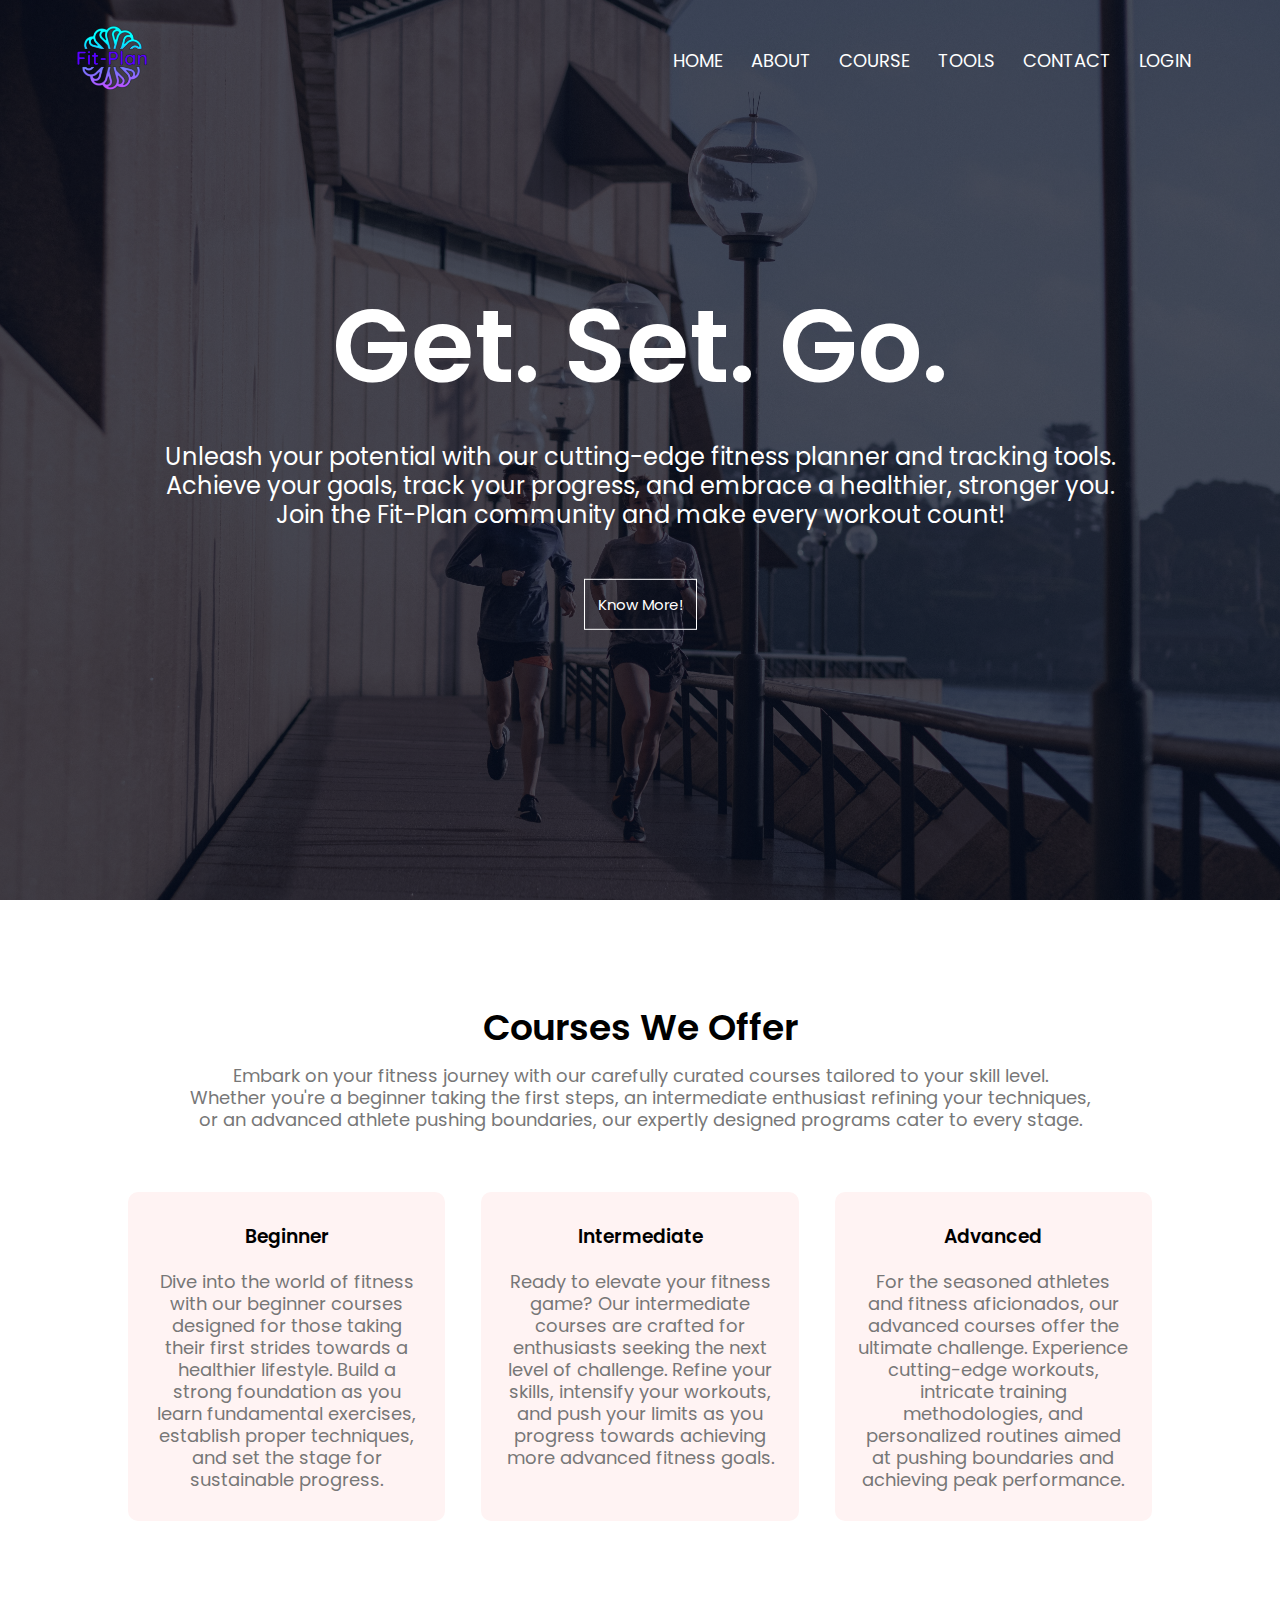
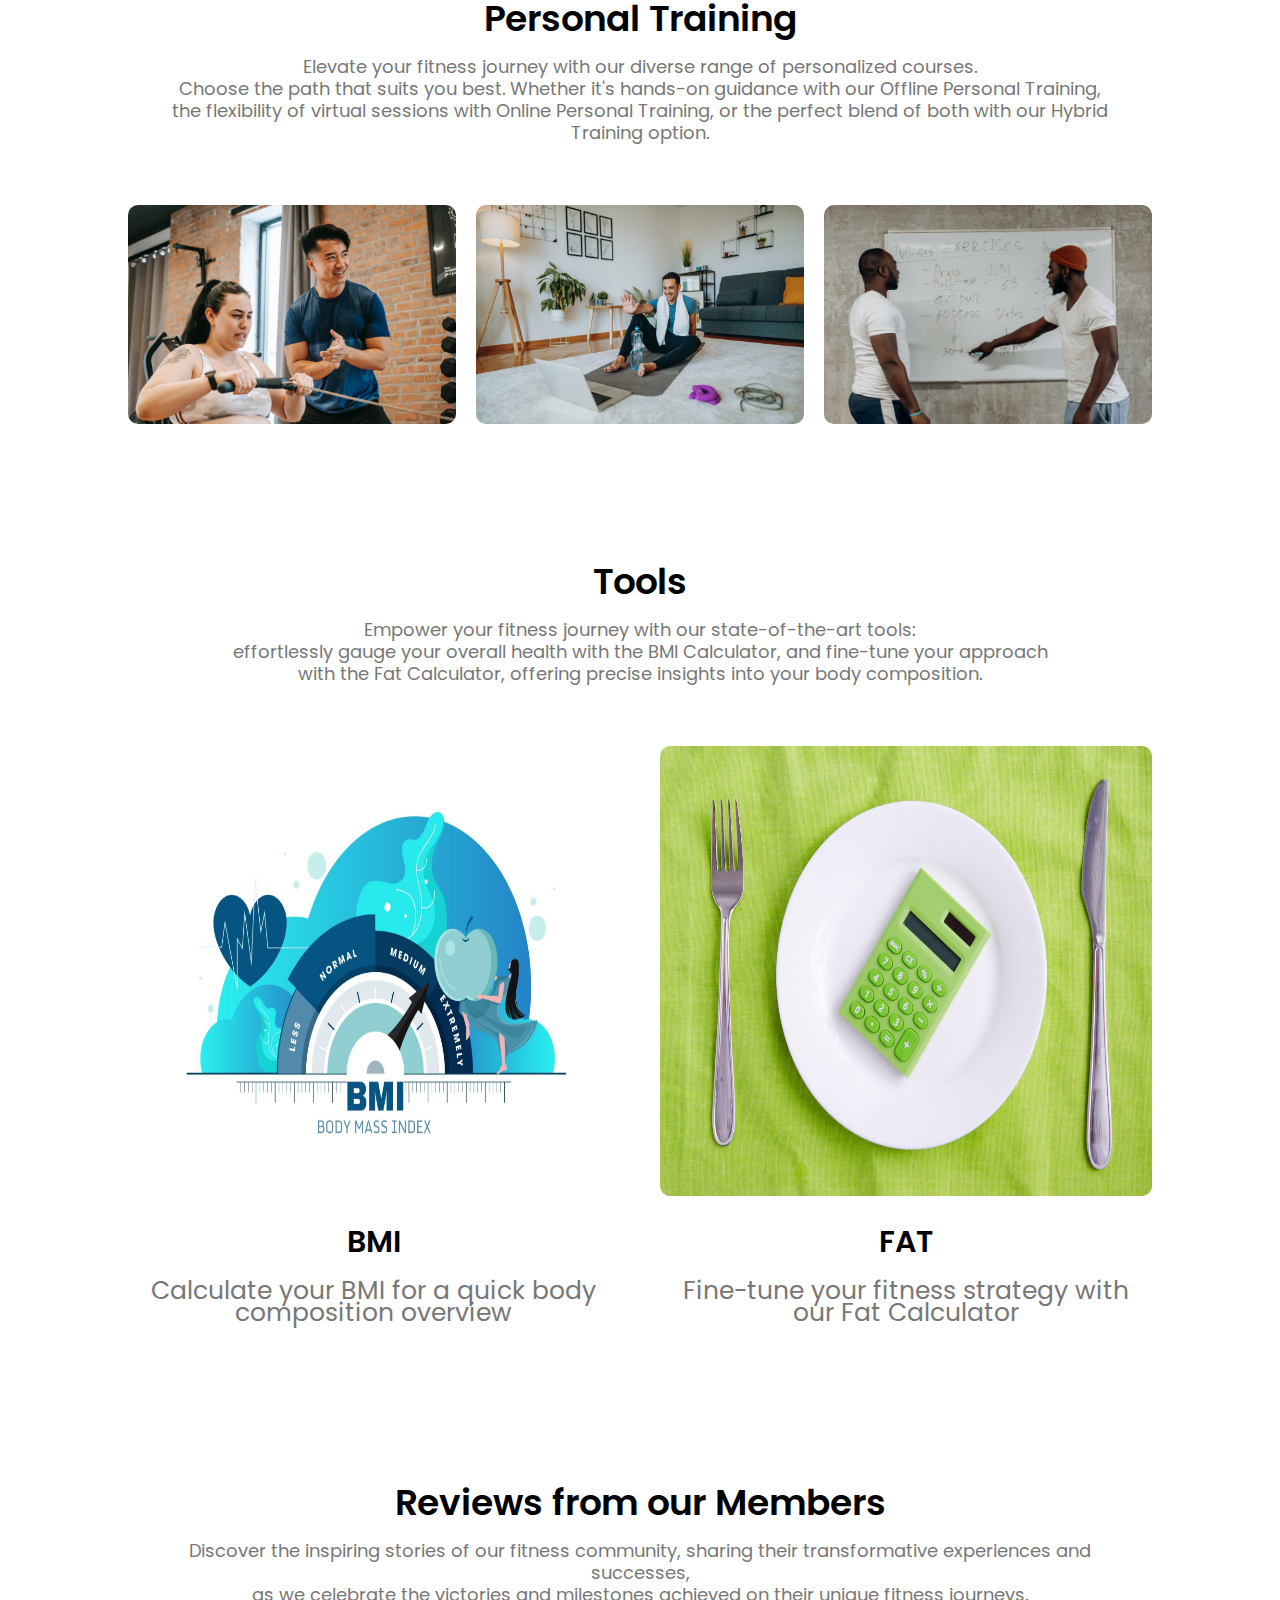
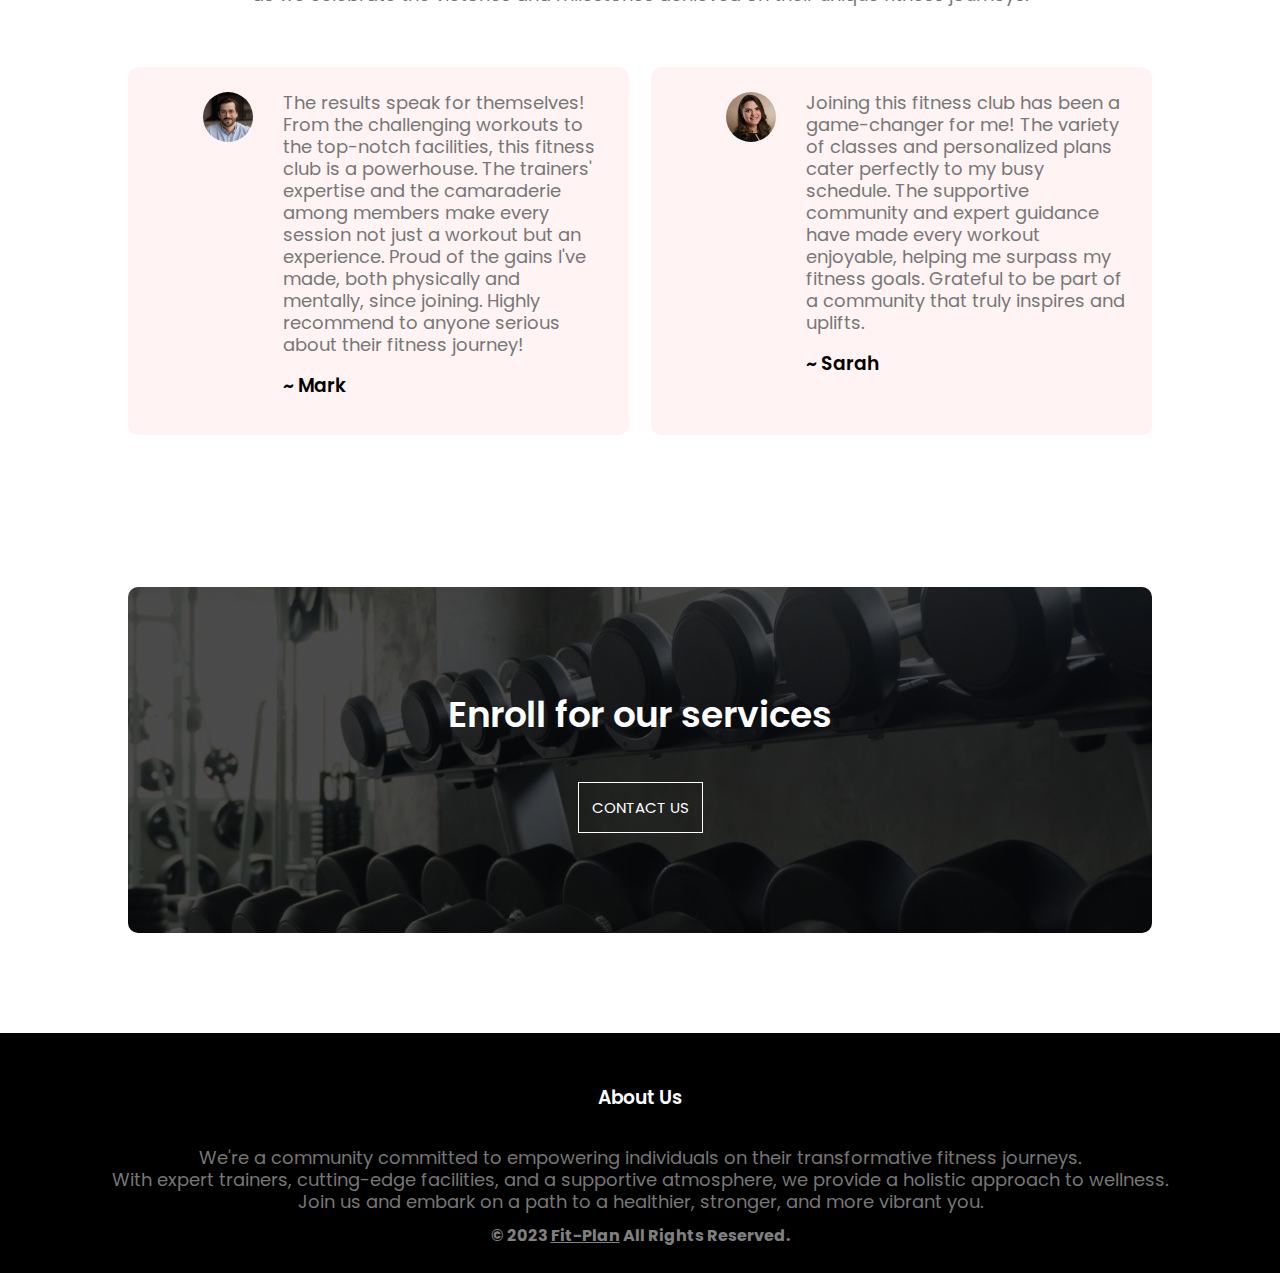
<file: index.html>
<!DOCTYPE html>
<html lang="en">
<head>
    <meta charset="UTF-8">
    <meta name="viewport" content="width=device-width, initial-scale=1.0">
    <title>Fitness Tracking and Planner</title>
    <link href="styles.css" rel="stylesheet"/>
    <link rel="preconnect" href="https://fonts.googleapis.com">
    <link rel="preconnect" href="https://fonts.gstatic.com" crossorigin>
    <link href="https://fonts.googleapis.com/css2?family=Poppins:wght@100;200;400;600;700&display=swap" rel="stylesheet">
</head>
<body>

    <!-- Homepage Intro -->

    <section class="header">
        <nav>
            <a href="index.html"><img src="/image2.png"></a>
            <div class="navlink">
                <ul>
                    <li><a href="index.html">HOME</a></li>
                    <li><a href="about.html" target="_blank">ABOUT</a></li>
                    <li><a href="course.html" target="_blank">COURSE</a></li>
                    <li><a href="tools.html" target="_blank">TOOLS</a></li>
                    <li><a href="contact.html" target="_blank">CONTACT</a></li>
                    <li><a href="login.html" target="_blank">LOGIN</a></li>
                </ul>
            </div>
        </nav>
        <div class="textbox">
            <h1>Get. Set. Go.</h1>
            <p>Unleash your potential with our cutting-edge fitness planner and tracking tools.<br>
                Achieve your goals, track your progress, and embrace a healthier, stronger you.<br>
                 Join the Fit-Plan community and make every workout count!</p>
            <a class="homebtn" href="course.html">Know More!</a>
        </div>
    </section>
    
    <!-- Courses Offered -->

    <section class="course">
        <h1>Courses We Offer</h1>
        <p>Embark on your fitness journey with our carefully curated courses tailored to your skill level.<br>
             Whether you're a beginner taking the first steps,
              an intermediate enthusiast refining your techniques,<br>
               or an advanced athlete pushing boundaries,
                our expertly designed programs cater to every stage.</p>
        <div class="row">
            <div class="coursecol">
                <h3>Beginner</h3>
                <p>Dive into the world of fitness with our beginner courses designed for those taking their first strides towards a healthier lifestyle. Build a strong foundation as you learn fundamental exercises, establish proper techniques, and set the stage for sustainable progress.</p>
            </div>
            <div class="coursecol">
                <h3>Intermediate</h3>
                <p>Ready to elevate your fitness game? Our intermediate courses are crafted for enthusiasts seeking the next level of challenge. Refine your skills, intensify your workouts, and push your limits as you progress towards achieving more advanced fitness goals.</p>
            </div>
            <div class="coursecol">
                <h3>Advanced</h3>
                <p>For the seasoned athletes and fitness aficionados, our advanced courses offer the ultimate challenge. Experience cutting-edge workouts, intricate training methodologies, and personalized routines aimed at pushing boundaries and achieving peak performance.</p>
            </div>
        </div>
    </section>
    
    <!-- Personal Training -->

    <section class="ptrain">
        <h1>Personal Training</h1>
        <p>Elevate your fitness journey with our diverse range of personalized courses.<br>
            Choose the path that suits you best.
            Whether it's hands-on guidance with our Offline Personal Training,<br>
             the flexibility of virtual sessions with Online Personal Training,
              or the perfect blend of both with our Hybrid Training option.</p>
        <div class="row">
            <div class="traincol">
                <img src="/image3.jpg">
                <div class="layer">
                    <h3>Offline</h3>
                </div>
            </div>
            <div class="traincol">
                <img src="/image4.jpg">
                <div class="layer">
                    <h3>Online</h3>
                </div>
            </div>
            <div class="traincol">
                <img src="/image5.jpg">
                <div class="layer">
                    <h3>Hybrid</h3>
                </div>
            </div>
        </div>
    </section>

    <!-- Tools -->
    
    <section class="tools">
        <h1>Tools</h1>
        <p>Empower your fitness journey with our state-of-the-art tools:<br>
             effortlessly gauge your overall health with the BMI Calculator, and fine-tune your approach<br>
              with the Fat Calculator, offering precise insights into your body composition.</p>
        <div class="row">
            <div class="toolcol">
                <a href="bmi.html"><img class="tooling" src="/image6.jpg"></a>
                <a href="fat.html"><h3>BMI</h3></a>
                <p>Calculate your BMI for a quick body composition overview</p>
            </div>
            <div class="toolcol">
                <a href="fat.html"><img class="tooling" src="/image7.jpg"></a>
                <a href="fat.html"><h3>FAT</h3></a>
                <p>Fine-tune your fitness strategy with our Fat Calculator</p>
            </div>
        </div>
    </section>

    <!-- Testimonials -->

    <section class="testimonials">
        <h1>Reviews from our Members</h1>
        <p>Discover the inspiring stories of our fitness community, sharing their transformative experiences and successes,<br>
             as we celebrate the victories and milestones achieved on their unique fitness journeys.</p>
        <div class="row">
            <div class="testcol">
                <img src="/image8.jpg">
                <div>
                    <p>The results speak for themselves! From the challenging workouts to the top-notch facilities, this fitness club is a powerhouse. The trainers' expertise and the camaraderie among members make every session not just a workout but an experience. Proud of the gains I've made, both physically and mentally, since joining. Highly recommend to anyone serious about their fitness journey!</p>
                    <h3>~ Mark</h3>
                </div>
            </div>
            <div class="testcol">
                <img src="/image9.jpg">
                <div>
                    <p>Joining this fitness club has been a game-changer for me! The variety of classes and personalized plans cater perfectly to my busy schedule. The supportive community and expert guidance have made every workout enjoyable, helping me surpass my fitness goals. Grateful to be part of a community that truly inspires and uplifts.</p>
                    <h3>~ Sarah</h3>
                </div>
            </div>
        </div>
    </section>

    <!-- Call to Action -->
    <section class="cta">
        <h1>Enroll for our services</h1>
        <a href="contact.html" class="ctabtn">CONTACT US</a>
    </section>

    <!-- Footer -->
    <section class="footer">
        <h3>About Us</h3>
        <p>We're a community committed to empowering individuals on their transformative fitness journeys.<br>
             With expert trainers, cutting-edge facilities, and a supportive atmosphere, we provide a holistic approach to wellness.<br>
              Join us and embark on a path to a healthier, stronger, and more vibrant you.</p>
        <h4>&copy; 2023 <a href="index.html">Fit-Plan</a> All Rights Reserved.</h4>
    </section>
    
</body>
</html>
</file>
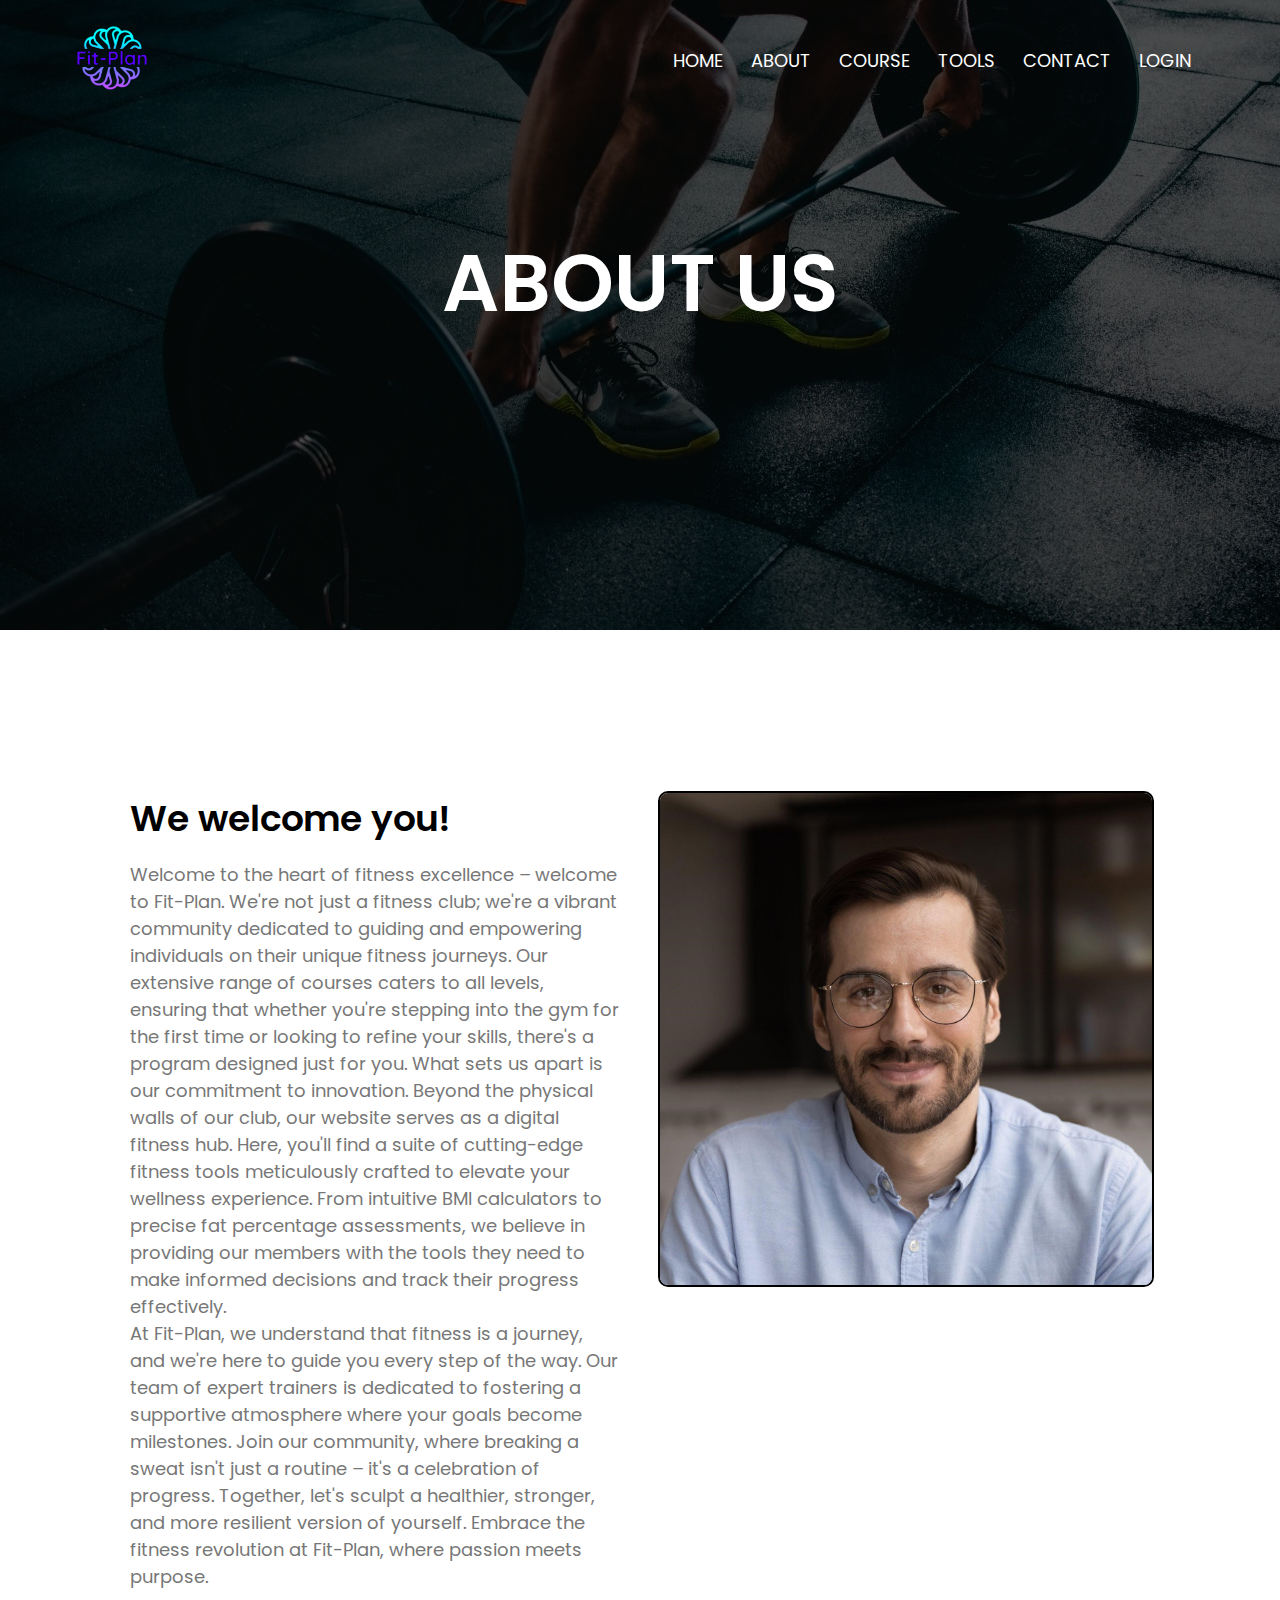
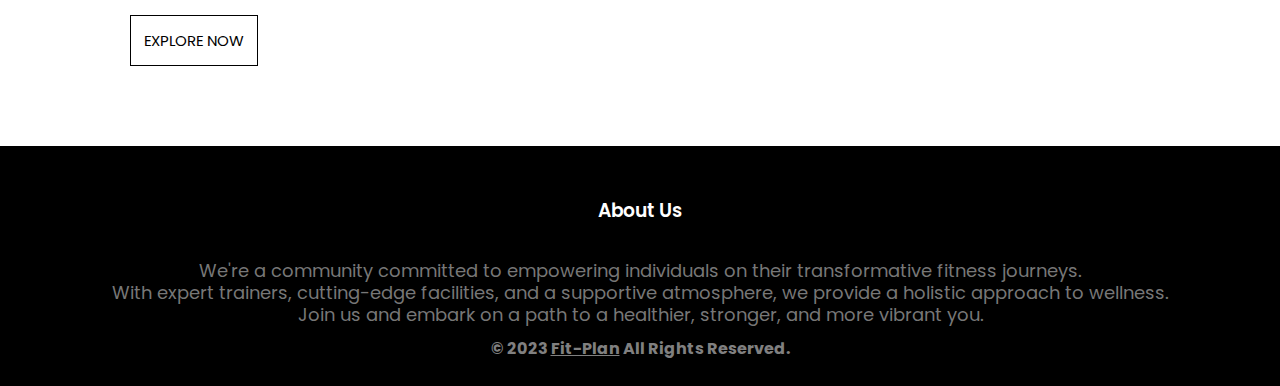
<file: about.html>
<!DOCTYPE html>
<html lang="en">
<head>
    <meta charset="UTF-8">
    <meta name="viewport" content="width=device-width, initial-scale=1.0">
    <title>About Us</title>
    <link href="styles.css" rel="stylesheet"/>
    <link rel="preconnect" href="https://fonts.googleapis.com">
    <link rel="preconnect" href="https://fonts.gstatic.com" crossorigin>
    <link href="https://fonts.googleapis.com/css2?family=Poppins:wght@100;200;400;600;700&display=swap" rel="stylesheet">
</head>
<body>

    <!-- Aboutpage Intro -->

    <section class="subheader">
        <nav>
            <a href="index.html"><img src="/image2.png"></a>
            <div class="navlink">
                <ul>
                    <li><a href="index.html">HOME</a></li>
                    <li><a href="about.html">ABOUT</a></li>
                    <li><a href="course.html" target="_blank">COURSE</a></li>
                    <li><a href="tools.html" target="_blank">TOOLS</a></li>
                    <li><a href="contact.html" target="_blank">CONTACT</a></li>
                    <li><a href="login.html" target="_blank">LOGIN</a></li>
                </ul>
            </div>
        </nav>
        <h1>ABOUT US</h1>
    </section>

    <!-- ABOUT US CONTENT -->

    <section class="aboutus">
        <div class="row">
            <div class="aboutcol">
                <h1>We welcome you!</h1>
                <p style="line-height: 1.5;">Welcome to the heart of fitness excellence – welcome to Fit-Plan. We're not just a fitness club; we're a vibrant community dedicated to guiding and empowering individuals on their unique fitness journeys. Our extensive range of courses caters to all levels, ensuring that whether you're stepping into the gym for the first time or looking to refine your skills, there's a program designed just for you. What sets us apart is our commitment to innovation. Beyond the physical walls of our club, our website serves as a digital fitness hub. Here, you'll find a suite of cutting-edge fitness tools meticulously crafted to elevate your wellness experience. From intuitive BMI calculators to precise fat percentage assessments, we believe in providing our members with the tools they need to make informed decisions and track their progress effectively.<br>
                At Fit-Plan, we understand that fitness is a journey, and we're here to guide you every step of the way. Our team of expert trainers is dedicated to fostering a supportive atmosphere where your goals become milestones. Join our community, where breaking a sweat isn't just a routine – it's a celebration of progress. Together, let's sculpt a healthier, stronger, and more resilient version of yourself. Embrace the fitness revolution at Fit-Plan, where passion meets purpose.</p> 
                <a href="" class="aboutbtn">EXPLORE NOW</a>
            </div>
            <div class="aboutcol">
                <img src="/image8.jpg">
            </div>
        </div>
    </section>

    <!-- Footer -->

    <section class="footer">
        <h3>About Us</h3>
        <p>We're a community committed to empowering individuals on their transformative fitness journeys.<br>
            With expert trainers, cutting-edge facilities, and a supportive atmosphere, we provide a holistic approach to wellness.<br>
             Join us and embark on a path to a healthier, stronger, and more vibrant you.</p>
       <h4>&copy; 2023 <a href="index.html">Fit-Plan</a> All Rights Reserved.</h4>
    </section>
    
</body>
</html>
</file>
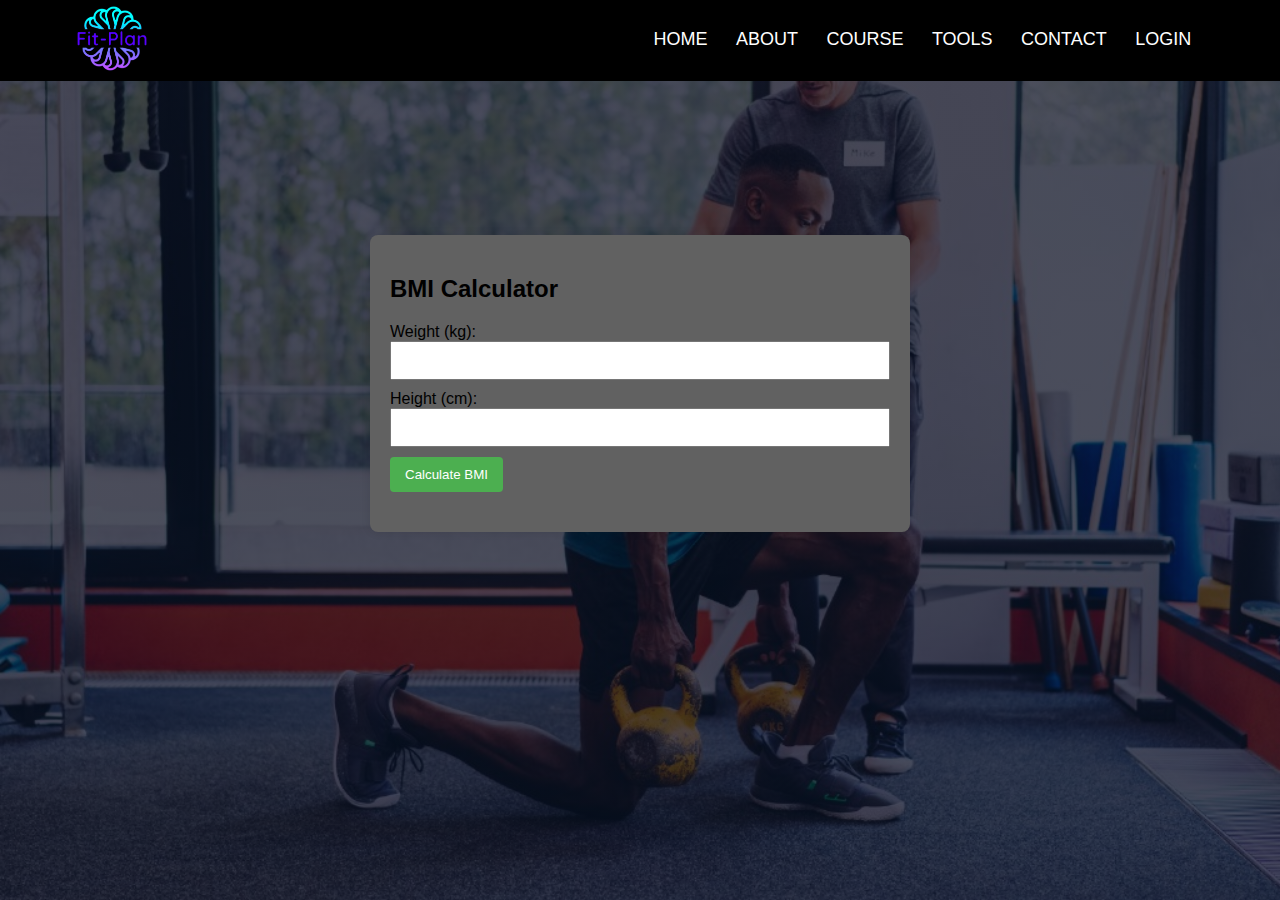
<file: bmi.html>
<!DOCTYPE html>
<html lang="en">
<head>
  <meta charset="UTF-8">
  <meta name="viewport" content="width=device-width, initial-scale=1.0">
  <title>BMI Calculator</title>
  <link href="stylebmi.css" rel="stylesheet"/>
</head>
<body>
<section class="navigation">
  <nav>
    <a href="index.html"><img src="/image2.png"></a>
    <div class="navlink">
        <ul>
            <li><a href="index.html">HOME</a></li>
            <li><a href="about.html" target="_blank">ABOUT</a></li>
            <li><a href="course.html" target="_blank">COURSE</a></li>
            <li><a href="tools.html">TOOLS</a></li>
            <li><a href="contact.html" target="_blank">CONTACT</a></li>
            <li><a href="login.html" target="_blank">LOGIN</a></li>
        </ul>
    </div>
</nav>
</section>
<section class="calculator-container">
  <div id="bmi-form">
    <h2>BMI Calculator</h2>
    <form id="calculate-form">
      <label for="weight">Weight (kg):</label>
      <input type="number" id="weight" required>
      
      <label for="height">Height (cm):</label>
      <input type="number" id="height" required>

      <button type="button" onclick="calculateBMI()">Calculate BMI</button>
    </form>

    <div id="result"></div>
  </div>
</section>
  

<script>
    function calculateBMI() {
      // Get input values
      var weight = document.getElementById('weight').value;
      var height = document.getElementById('height').value;

      // Check if the inputs are valid numbers
      if (isNaN(weight) || isNaN(height) || weight <= 0 || height <= 0) {
        alert('Please enter valid values for weight and height.');
        return;
      }

      // Calculate BMI
      var bmi = weight / ((height / 100) ** 2);

      // Display the result
      var resultDiv = document.getElementById('result');
      resultDiv.innerHTML = 'Your BMI is: ' + bmi.toFixed(2);
    }
</script>
</body>
</html>
</file>
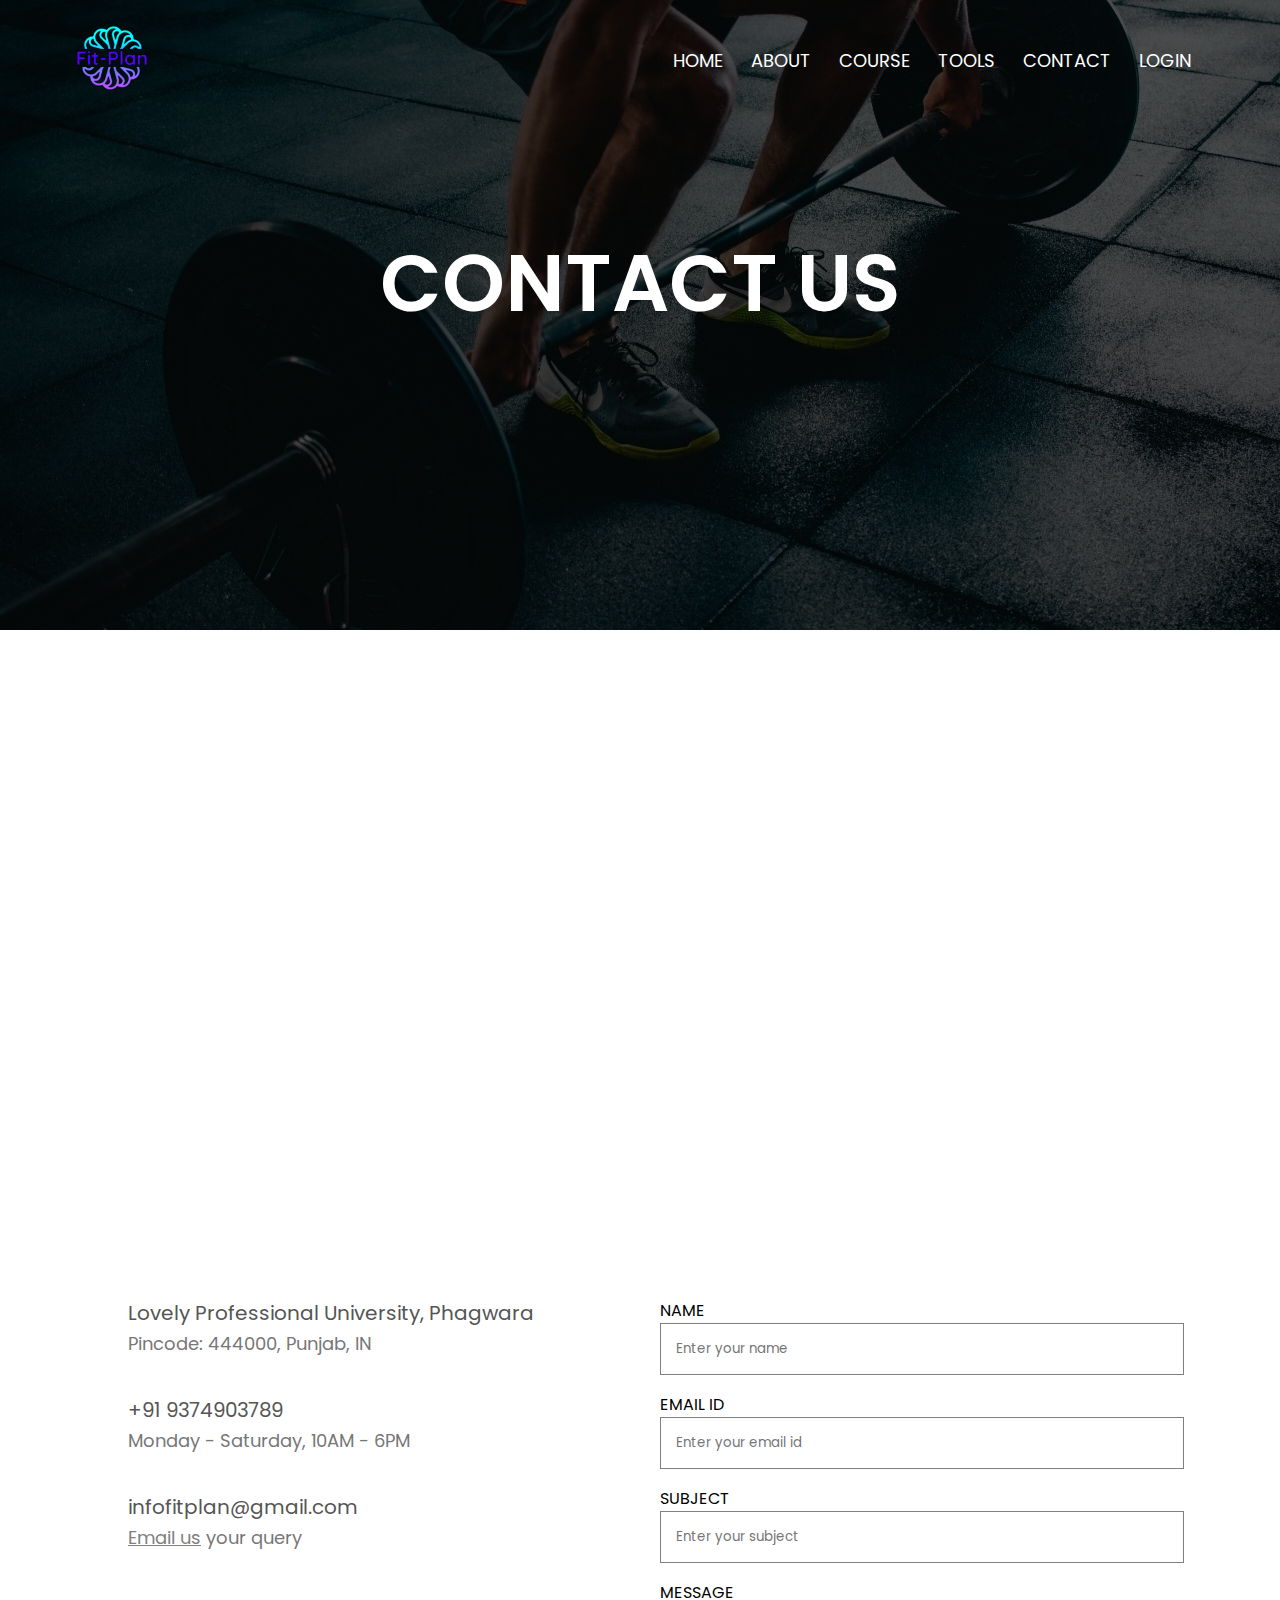
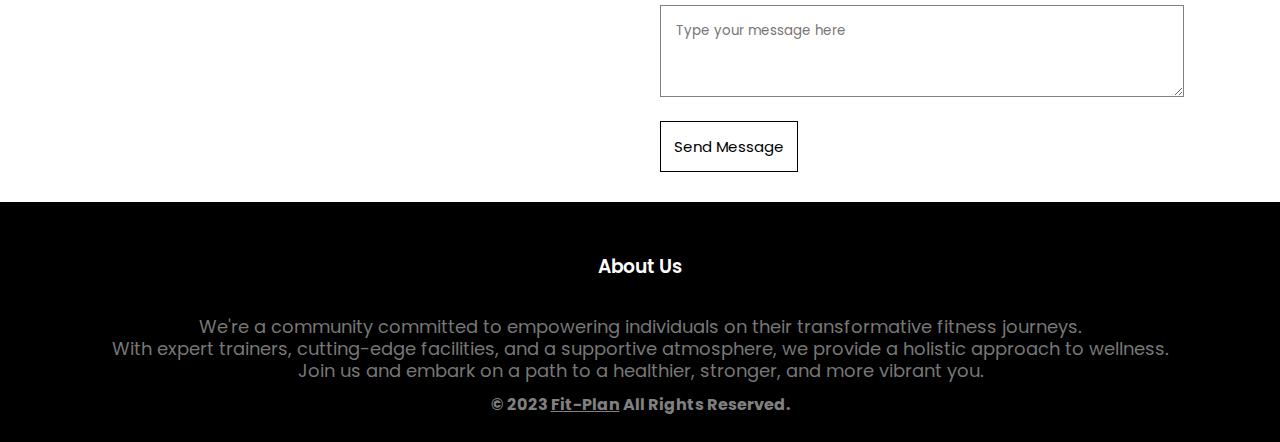
<file: contact.html>
<!DOCTYPE html>
<html lang="en">
<head>
    <meta charset="UTF-8">
    <meta name="viewport" content="width=device-width, initial-scale=1.0">
    <title>Contact Us</title>
    <link href="styles.css" rel="stylesheet"/>
    <link rel="preconnect" href="https://fonts.googleapis.com">
    <link rel="preconnect" href="https://fonts.gstatic.com" crossorigin>
    <link href="https://fonts.googleapis.com/css2?family=Poppins:wght@100;200;400;600;700&display=swap" rel="stylesheet">
</head>
<body>

    <!-- Aboutpage Intro -->

    <section class="subheader">
        <nav>
            <a href="index.html"><img src="/image2.png"></a>
            <div class="navlink">
                <ul>
                    <li><a href="index.html">HOME</a></li>
                    <li><a href="about.html" target="_blank">ABOUT</a></li>
                    <li><a href="course.html" target="_blank">COURSE</a></li>
                    <li><a href="tools.html" target="_blank">TOOLS</a></li>
                    <li><a href="contact.html">CONTACT</a></li>
                    <li><a href="login.html" target="_blank">LOGIN</a></li>
                </ul>
            </div>
        </nav>
        <h1>CONTACT US</h1>
    </section>

    <!-- Location -->

    <section class="location">
        <iframe src="https://www.google.com/maps/embed?pb=!1m18!1m12!1m3!1d7682848.788156049!2d71.30670902829281!3d19.90792110300724!2m3!1f0!2f0!3f0!3m2!1i1024!2i768!4f13.1!3m3!1m2!1s0x390cfd32312def79%3A0xbc2a273b0d565a80!2sLovely%20Professional%20University%2C%20Punjab!5e0!3m2!1sen!2sin!4v1700308232149!5m2!1sen!2sin" width="600" height="450" style="border:0;" allowfullscreen="" loading="lazy" referrerpolicy="no-referrer-when-downgrade"></iframe>
    </section>

    <!-- Contact Info -->

    <section class="contactus">
        <div class="row">
            <div class="contcol">
                <div>
                    <h5>Lovely Professional University, Phagwara</h5>
                    <p>Pincode: 444000, Punjab, IN</p>
                </div>
                <div>
                    <h5>+91 9374903789</h5>
                    <p>Monday - Saturday, 10AM - 6PM</p>
                </div>
                <div>
                    <h5>infofitplan@gmail.com</h5>
                    <p><a href="mailto:infofitplan@gmail.com" id="sendmail">Email us</a> your query</p>
                </div>
            </div>
            <div class="contcol">
                <form action="" method="post">
                    <label>NAME</label>
                    <input type="text" placeholder="Enter your name" name="name" required>
                    <label>EMAIL ID</label>
                    <input type="email" placeholder="Enter your email id" name="email" required>
                    <label>SUBJECT</label>
                    <input type="text" placeholder="Enter your subject" name="text" required>
                    <label>MESSAGE</label>
                    <textarea rows="3" cols="100" placeholder="Type your message here" name="message" required></textarea>
                    <button type="submit" class="contbtn">Send Message</button>
                </form>
            </div>
        </div>
    </section>

    <!-- Footer -->

    <section class="footer">
        <h3>About Us</h3>
        <p>We're a community committed to empowering individuals on their transformative fitness journeys.<br>
             With expert trainers, cutting-edge facilities, and a supportive atmosphere, we provide a holistic approach to wellness.<br>
              Join us and embark on a path to a healthier, stronger, and more vibrant you.</p>
        <h4>&copy; 2023 <a href="index.html">Fit-Plan</a> All Rights Reserved.</h4>
    </section>
    
</body>
</html>
</file>
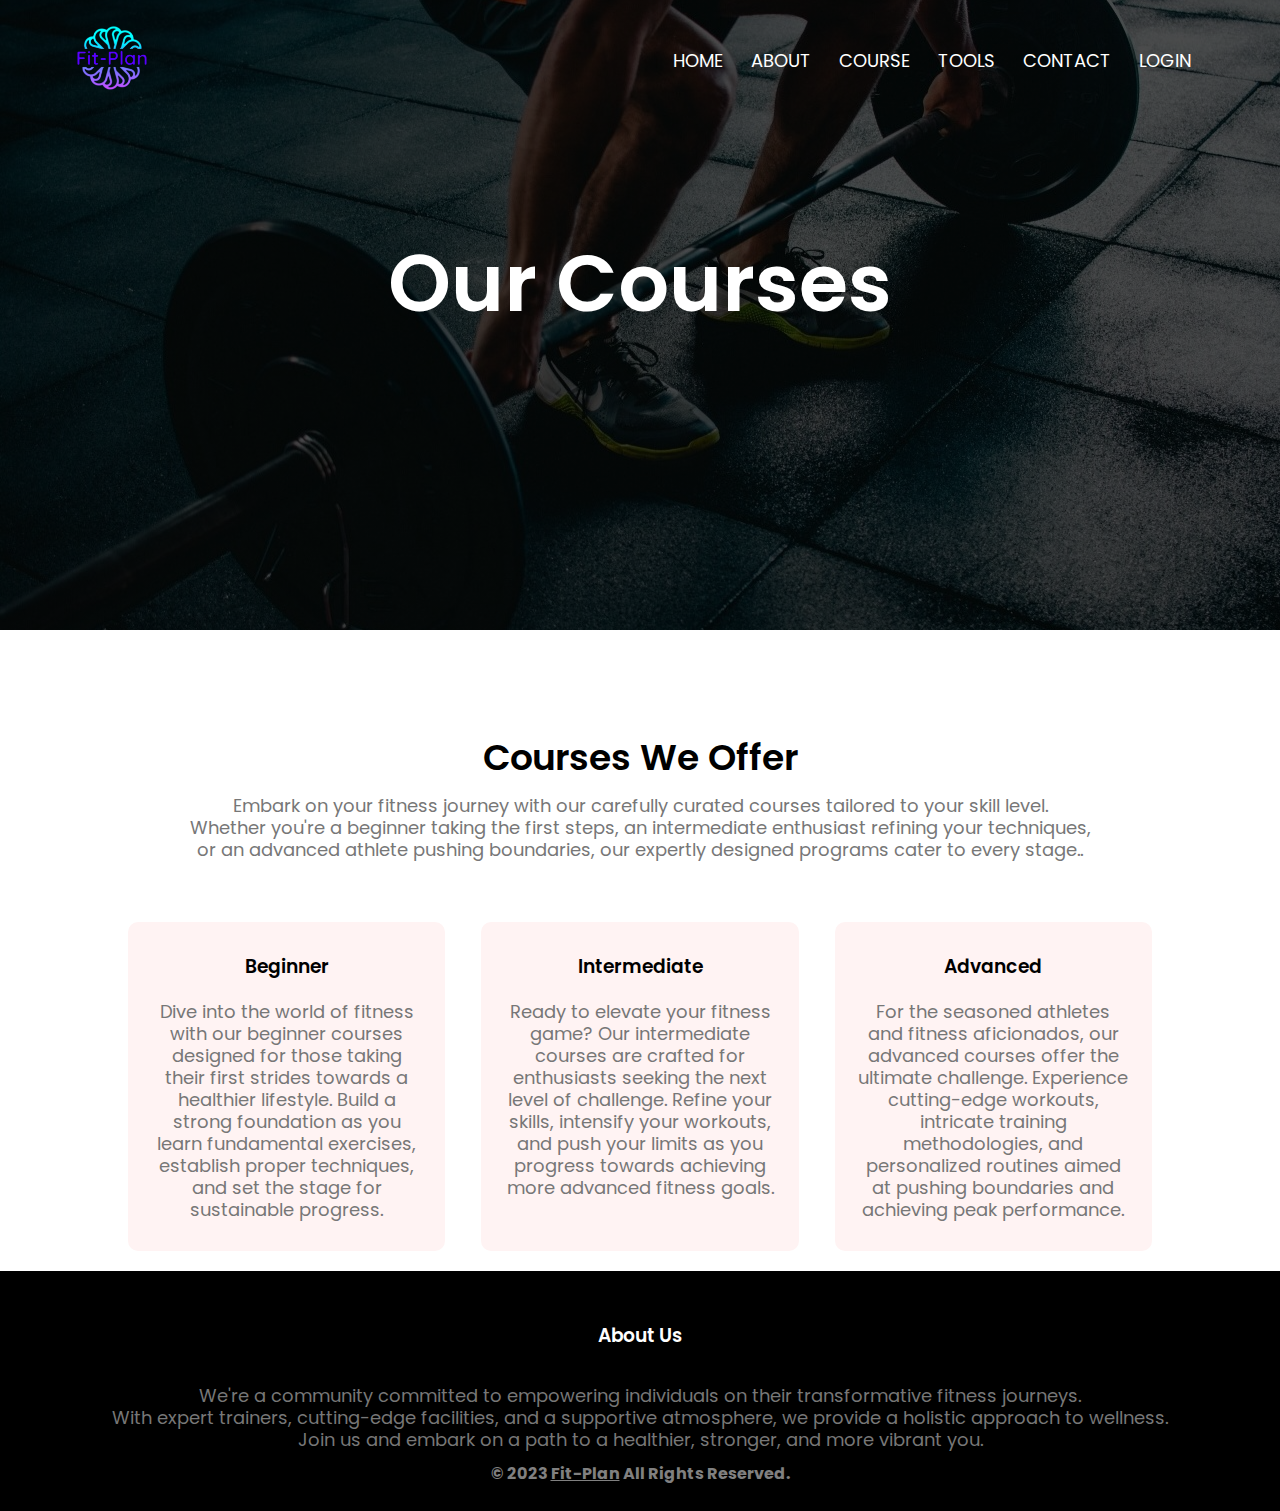
<file: course.html>
<!DOCTYPE html>
<html lang="en">
<head>
    <meta charset="UTF-8">
    <meta name="viewport" content="width=device-width, initial-scale=1.0">
    <title>Fitness Courses</title>
    <link href="styles.css" rel="stylesheet"/>
    <link rel="preconnect" href="https://fonts.googleapis.com">
    <link rel="preconnect" href="https://fonts.gstatic.com" crossorigin>
    <link href="https://fonts.googleapis.com/css2?family=Poppins:wght@100;200;400;600;700&display=swap" rel="stylesheet">
</head>
<body>

    <!-- Aboutpage Intro -->

    <section class="subheader">
        <nav>
            <a href="index.html"><img src="/image2.png"></a>
            <div class="navlink">
                <ul>
                    <li><a href="index.html">HOME</a></li>
                    <li><a href="about.html" target="_blank">ABOUT</a></li>
                    <li><a href="course.html">COURSE</a></li>
                    <li><a href="tools.html" target="_blank">TOOLS</a></li>
                    <li><a href="contact.html" target="_blank">CONTACT</a></li>
                    <li><a href="login.html" target="_blank">LOGIN</a></li>
                </ul>
            </div>
        </nav>
        <h1>Our Courses</h1>
    </section>

    <!-- Courses -->

    <section class="course">
        <h1>Courses We Offer</h1>
        <p>Embark on your fitness journey with our carefully curated courses tailored to your skill level.<br>
            Whether you're a beginner taking the first steps,
             an intermediate enthusiast refining your techniques,<br>
              or an advanced athlete pushing boundaries,
               our expertly designed programs cater to every stage..</p>
        <div class="row">
            <div class="coursecol">
                <h3>Beginner</h3>
                <p>Dive into the world of fitness with our beginner courses designed for those taking their first strides towards a healthier lifestyle. Build a strong foundation as you learn fundamental exercises, establish proper techniques, and set the stage for sustainable progress.</p>
            </div>
            <div class="coursecol">
                <h3>Intermediate</h3>
                <p>Ready to elevate your fitness game? Our intermediate courses are crafted for enthusiasts seeking the next level of challenge. Refine your skills, intensify your workouts, and push your limits as you progress towards achieving more advanced fitness goals.</p>
            </div>
            <div class="coursecol">
                <h3>Advanced</h3>
                <p>For the seasoned athletes and fitness aficionados, our advanced courses offer the ultimate challenge. Experience cutting-edge workouts, intricate training methodologies, and personalized routines aimed at pushing boundaries and achieving peak performance.</p>
            </div>
        </div>
    </section>

    <!-- Footer -->

    <section class="footer">
        <h3>About Us</h3>
        <p>We're a community committed to empowering individuals on their transformative fitness journeys.<br>
            With expert trainers, cutting-edge facilities, and a supportive atmosphere, we provide a holistic approach to wellness.<br>
             Join us and embark on a path to a healthier, stronger, and more vibrant you.</p>
       <h4>&copy; 2023 <a href="index.html">Fit-Plan</a> All Rights Reserved.</h4>
    </section>
    
</body>
</html>
</file>
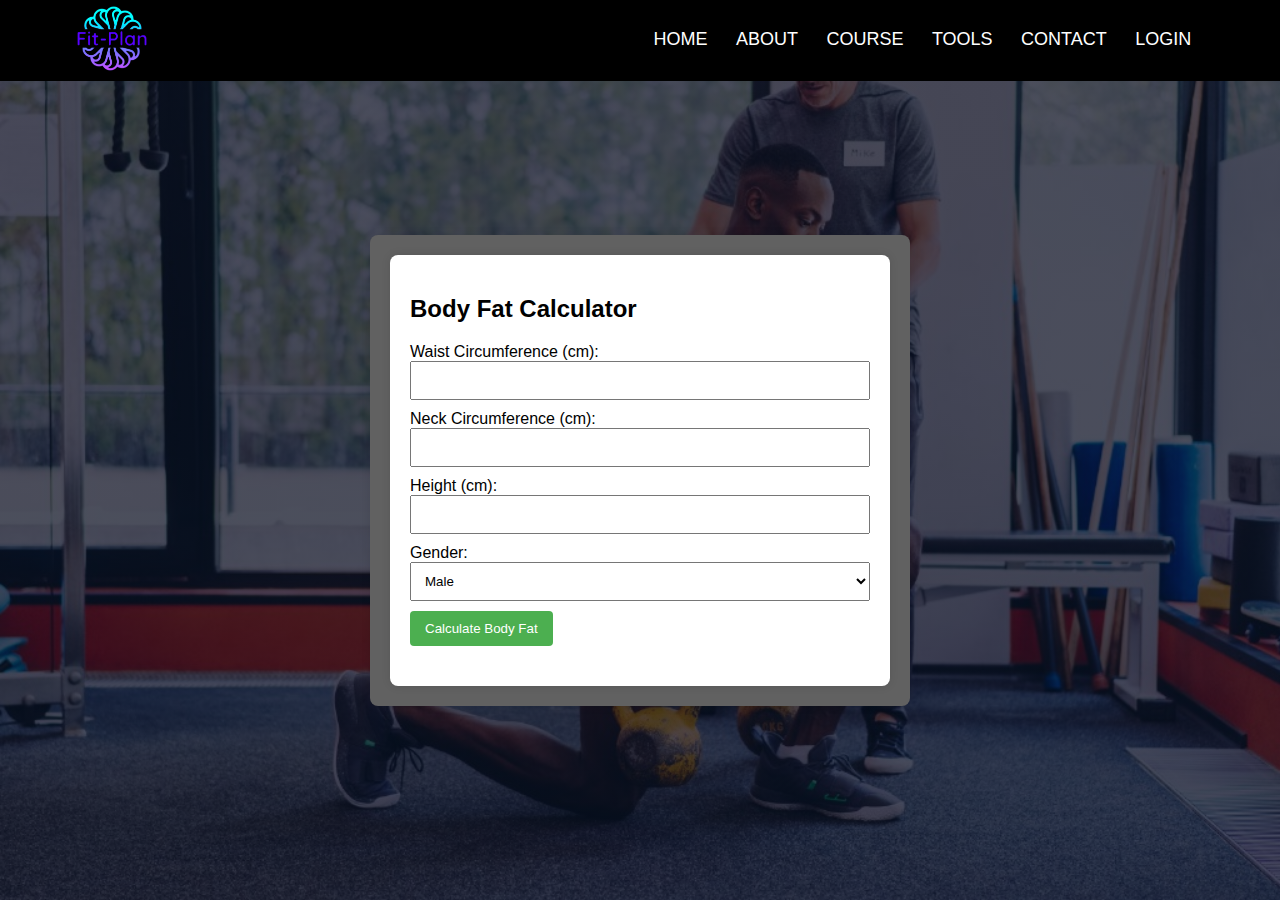
<file: fat.html>
<!DOCTYPE html>
<html lang="en">
<head>
  <meta charset="UTF-8">
  <meta name="viewport" content="width=device-width, initial-scale=1.0">
  <title>Body Fat Calculator</title>
  <link href="stylefat.css" rel="stylesheet"/>
</head>
<body>
<section class="navigation">
  <nav>
    <a href="index.html"><img src="/image2.png"></a>
    <div class="navlink">
        <ul>
            <li><a href="index.html">HOME</a></li>
            <li><a href="about.html" target="_blank">ABOUT</a></li>
            <li><a href="course.html" target="_blank">COURSE</a></li>
            <li><a href="tools.html">TOOLS</a></li>
            <li><a href="contact.html" target="_blank">CONTACT</a></li>
            <li><a href="login.html" target="_blank">LOGIN</a></li>
        </ul>
    </div>
</nav>
</section>
<section class="calculator-container">
  <div id="bodyfat-form">
    <h2>Body Fat Calculator</h2>
    <form id="calculate-bodyfat-form">
      <label for="waist">Waist Circumference (cm):</label>
      <input type="number" id="waist" required>

      <label for="neck">Neck Circumference (cm):</label>
      <input type="number" id="neck" required>

      <label for="height">Height (cm):</label>
      <input type="number" id="height" required>

      <label for="gender">Gender:</label>
      <select id="gender" required>
        <option value="male">Male</option>
        <option value="female">Female</option>
      </select>

      <button type="button" onclick="calculateBodyFat()">Calculate Body Fat</button>
    </form>

    <div id="result"></div>
  </div>
</section>
  
<script>
    function calculateBodyFat() {
      // Get input values
      var waist = document.getElementById('waist').value;
      var neck = document.getElementById('neck').value;
      var height = document.getElementById('height').value;
      var gender = document.getElementById('gender').value;

      // Check if the inputs are valid numbers
      if (isNaN(waist) || isNaN(neck) || isNaN(height) || waist <= 0 || neck <= 0 || height <= 0) {
        alert('Please enter valid values for waist, neck, and height.');
        return;
      }

      // Calculate body fat percentage using the U.S. Navy formula
      var bodyFatPercentage;
      if (gender === 'male') {
        bodyFatPercentage = 495 / (1.0324 - 0.19077 * Math.log10(waist - neck) + 0.15456 * Math.log10(height)) - 450;
      } else if (gender === 'female') {
        bodyFatPercentage = 495 / (1.29579 - 0.35004 * Math.log10(waist + neck - height) + 0.22100 * Math.log10(height)) - 450;
      }

      // Display the result
      var resultDiv = document.getElementById('result');
      resultDiv.innerHTML = 'Your estimated body fat percentage is: ' + bodyFatPercentage.toFixed(2) + '%';
    }
  </script>
</body>
</html>
</file>
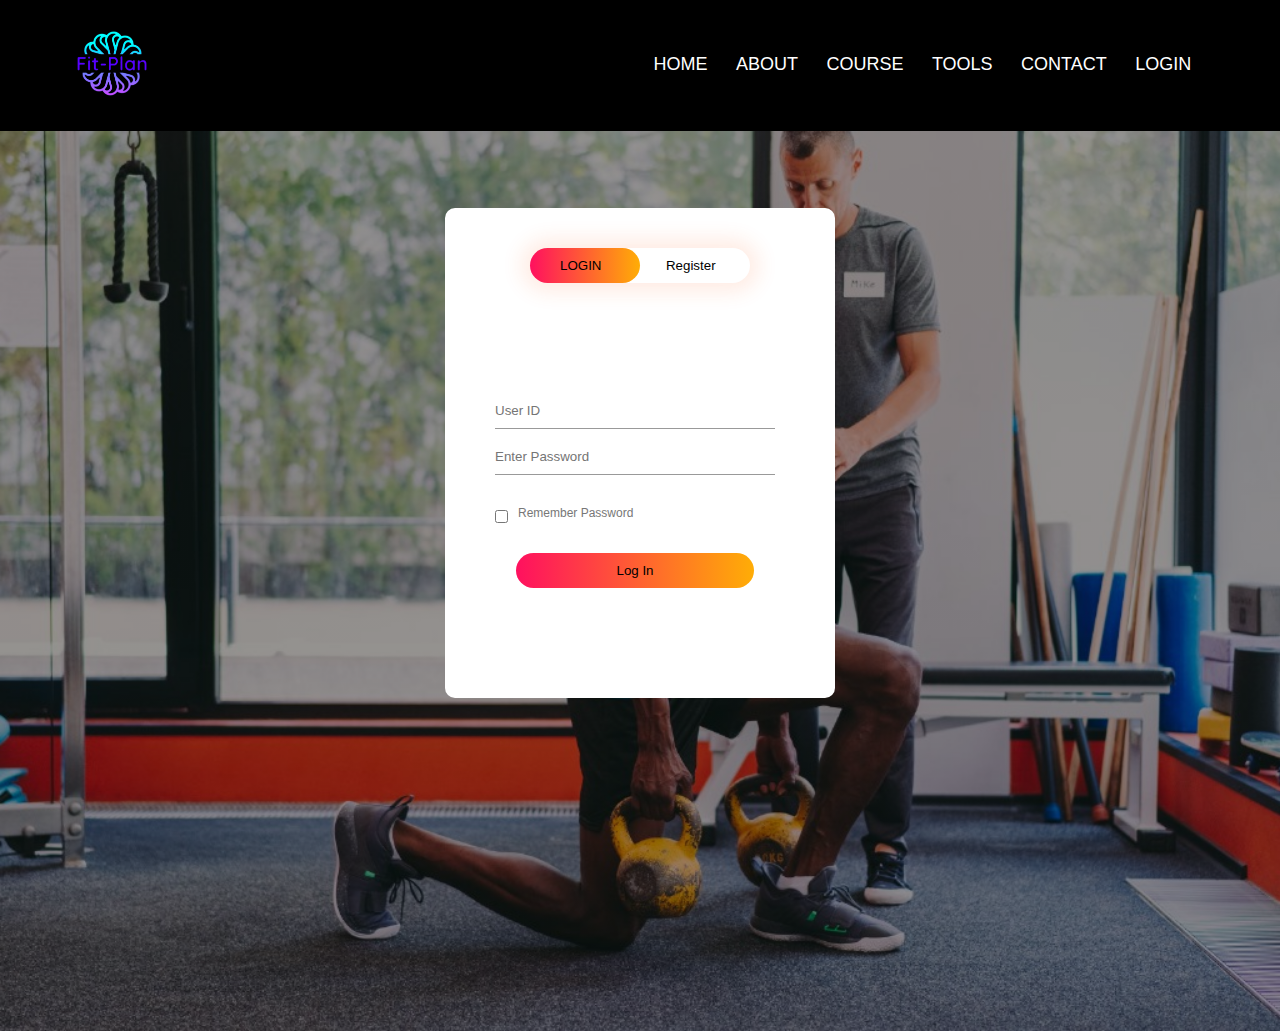
<file: login.html>
<!DOCTYPE html>
<html lang="en">
<head>
    <meta charset="UTF-8">
    <meta name="viewport" content="width=device-width, initial-scale=1.0">
    <title>LOGIN</title>
    <link href="styles.css" rel="stylesheet"/>
</head>
<body>
    <nav style="background-color: black; height: 80px;">
        <a href="index.html"><img src="/image2.png"></a>
        <div class="navlink">
            <ul>
                <li><a href="index.html">HOME</a></li>
                <li><a href="about.html" target="_blank">ABOUT</a></li>
                <li><a href="course.html" target="_blank">COURSE</a></li>
                <li><a href="bmi.html" target="_blank">TOOLS</a></li>
                <li><a href="contact.html" target="_blank">CONTACT</a></li>
                <li><a href="login.html">LOGIN</a></li>
            </ul>
        </div>
    </nav>
    <div class="login">
        <div class="formbox">
            <div class="buttonbox">
                <div id="btn1"></div>
                <button type="button" class="togglebtn" onclick="login()">LOGIN</button>
                <button type="button" class="togglebtn" onclick="register()">Register</button>
            </div>
            <form id="login" class="input">
                <input type="text" class="input-field" placeholder="User ID" required>
                <input type="text" class="input-field" placeholder="Enter Password" required>
                <input type="checkbox" class="check-box"><span>Remember Password</span>
                <button type="submit" class="submit-btn">Log In</button>
            </form>
            <form id="register" class="input">
                <input type="text" class="input-field" placeholder="User ID" required>
                <input type="text" class="input-field" placeholder="Enter Password" required>
                <input type="email" class="input-field" placeholder="Email ID" required>
                <input type="checkbox" class="check-box"><span>I agree to the Terms and Conditions</span>
                <button type="submit" class="submit-btn">Register</button>
            </form>
        </div>
    </div>
    <script>
        var x = document.getElementById("login");
        var y = document.getElementById("register");
        var z = document.getElementById("btn1");
        function register(){
            x.style.left = "-400px";
            y.style.left = "50px";
            z.style.left = "110px"
        }
        function login(){
            x.style.left = "50px";
            y.style.left = "450px";
            z.style.left = "0px"
        }
    </script>
</body>
</html>
</file>
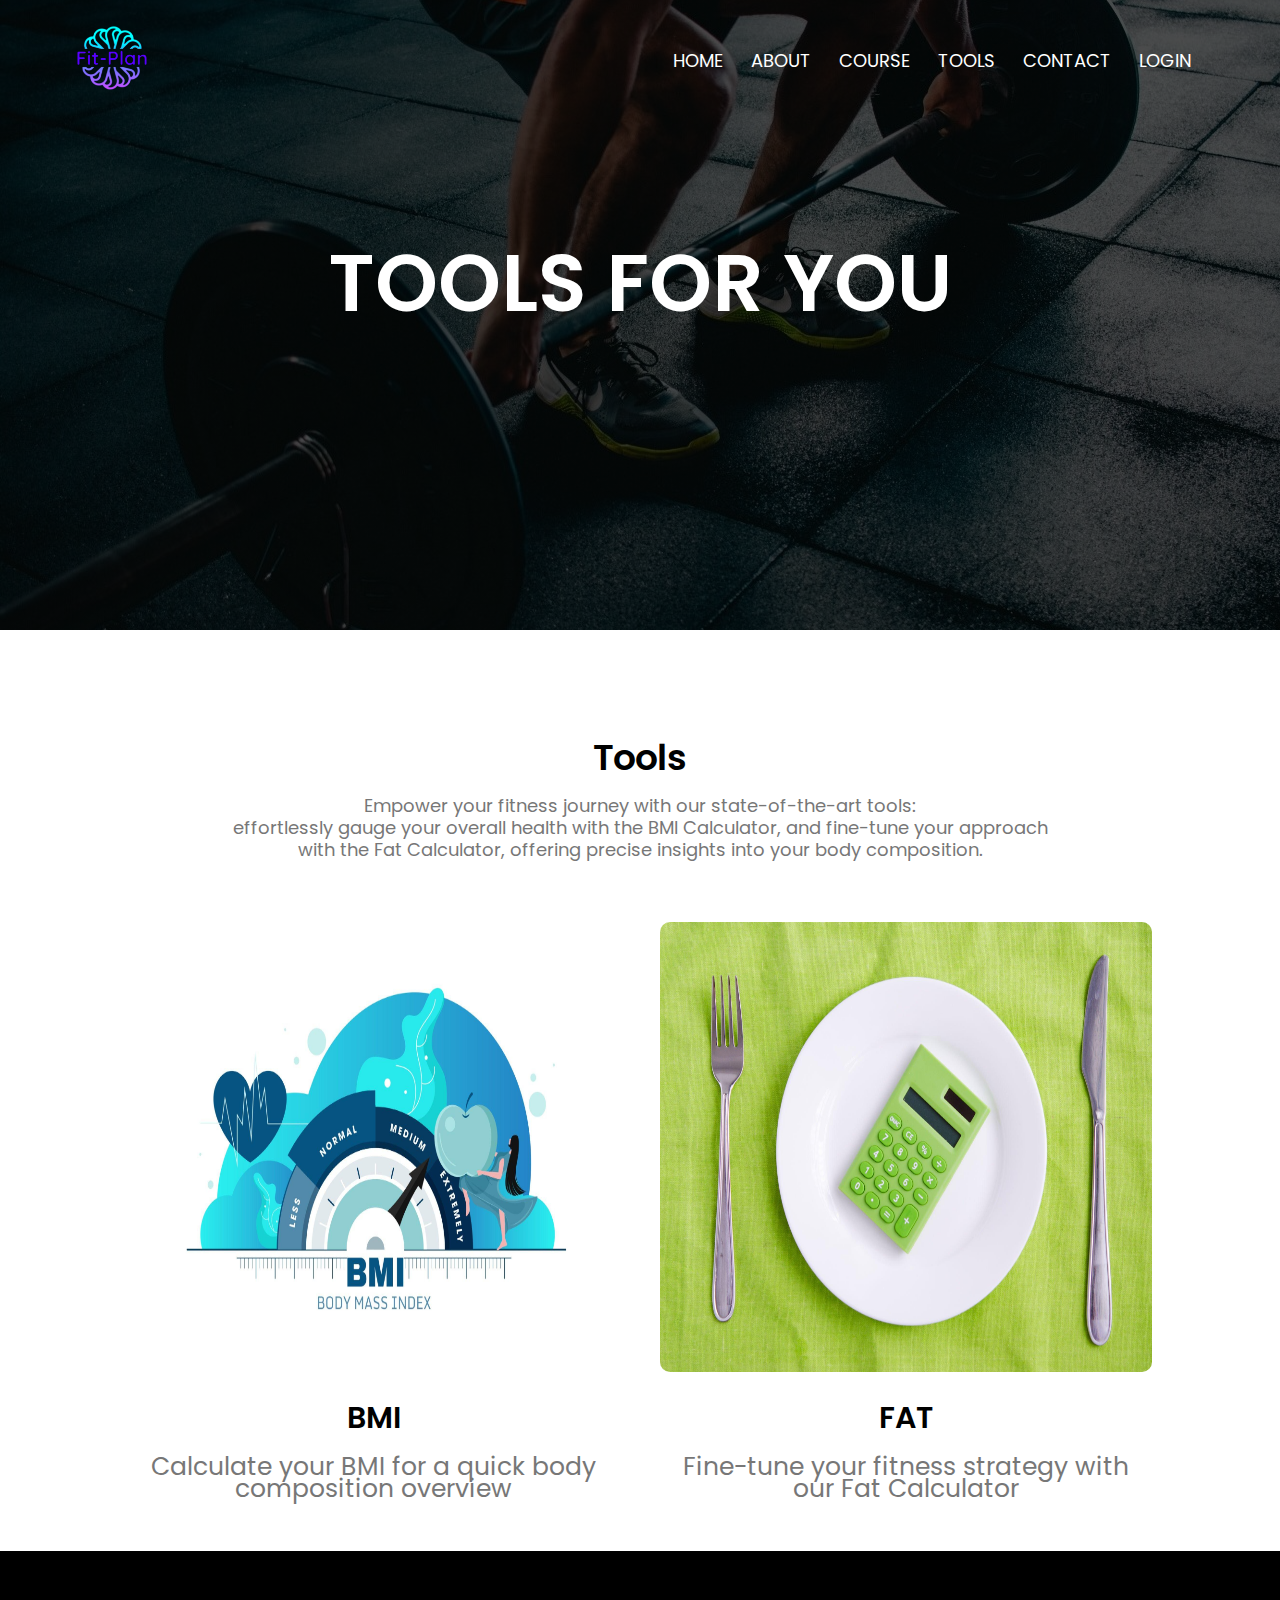
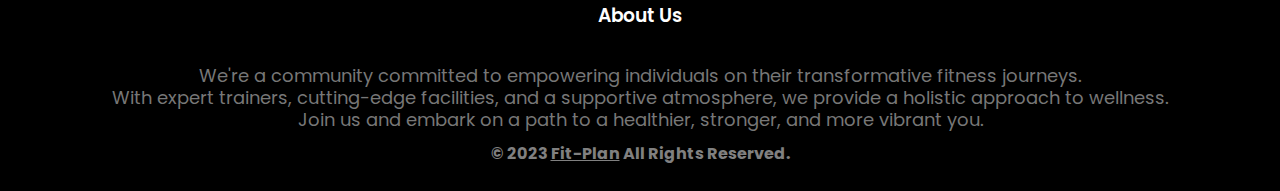
<file: tools.html>
<!DOCTYPE html>
<html lang="en">
<head>
    <meta charset="UTF-8">
    <meta name="viewport" content="width=device-width, initial-scale=1.0">
    <title>Fitness Tools</title>
    <link href="styles.css" rel="stylesheet"/>
    <link rel="preconnect" href="https://fonts.googleapis.com">
    <link rel="preconnect" href="https://fonts.gstatic.com" crossorigin>
    <link href="https://fonts.googleapis.com/css2?family=Poppins:wght@100;200;400;600;700&display=swap" rel="stylesheet">
</head>
<body>

    <!-- Aboutpage Intro -->

    <section class="subheader">
        <nav>
            <a href="index.html"><img src="/image2.png"></a>
            <div class="navlink">
                <ul>
                    <li><a href="index.html">HOME</a></li>
                    <li><a href="about.html" target="_blank">ABOUT</a></li>
                    <li><a href="course.html" target="_blank">COURSE</a></li>
                    <li><a href="tools.html">TOOLS</a></li>
                    <li><a href="contact.html" target="_blank">CONTACT</a></li>
                    <li><a href="login.html" target="_blank">LOGIN</a></li>
                </ul>
            </div>
        </nav>
        <h1>TOOLS FOR YOU</h1>
    </section>

    <!-- TOOLS -->

    <section class="tools">
        <h1>Tools</h1>
        <p>Empower your fitness journey with our state-of-the-art tools:<br>
             effortlessly gauge your overall health with the BMI Calculator, and fine-tune your approach<br>
              with the Fat Calculator, offering precise insights into your body composition.</p>
        <div class="row">
            <div class="toolcol">
                <a href="bmi.html"><img class="tooling" src="/image6.jpg"></a>
                <a href="fat.html"><h3>BMI</h3></a>
                <p>Calculate your BMI for a quick body composition overview</p>
            </div>
            <div class="toolcol">
                <a href="fat.html"><img class="tooling" src="/image7.jpg"></a>
                <a href="fat.html"><h3>FAT</h3></a>
                <p>Fine-tune your fitness strategy with our Fat Calculator</p>
            </div>
        </div>
    </section>

    <!-- Footer -->

    <section class="footer">
        <h3>About Us</h3>
        <p>We're a community committed to empowering individuals on their transformative fitness journeys.<br>
             With expert trainers, cutting-edge facilities, and a supportive atmosphere, we provide a holistic approach to wellness.<br>
              Join us and embark on a path to a healthier, stronger, and more vibrant you.</p>
        <h4>&copy; 2023 <a href="index.html">Fit-Plan</a> All Rights Reserved.</h4>
    </section>
    
</body>
</html>
</file>
<file: styles.css>
* {
    margin: 0;
    padding: 0;
    font-family: 'Poppins', sans-serif;
}

/* Homepage Banner */

.header {
    min-height: 100vh;
    width: 100%;
    background-image: linear-gradient(rgba(4,9,30,0.7), rgba(2,9,30,0.7)), url(/image1.jpg);
    background-position: center;
    background-size: cover;
    position: relative;
}

nav {
    display: flex;
    padding: 2% 6%;
    justify-content: space-between;
    align-items: center;
}

nav img {
    width: 70px;
}

.navlink {
    flex: 1;
    text-align: right;
}

.navlink ul li {
    list-style: none;
    display: inline-block;
    padding: 8px 12px;
    position: relative;
}

.navlink ul li a{
    color: white;
    text-decoration: none;
    font-size: 18px;
}

.navlink ul li::after {
    content: '';
    width: 0%;
    height: 2px;
    background: #f4433f;
    display: block;
    margin: auto;
    transition: 0.5s;
}

.navlink ul li:hover::after {
    width: 100%;
}

.textbox {
    width: 90%;
    color: #fff;
    position: absolute;
    top: 50%;
    left: 50%;
    transform: translate(-50%, -50%);
    text-align: center;
}

.textbox h1 {
    font-size: 102px;
}

.textbox p {
    margin: 10px 0 40px;
    font-size: 24px;
    color: #fff;
    line-height: 1.2;
}

.homebtn {
    display: inline-block;
    text-decoration: none;
    color: white;
    border: 1px solid white;
    padding: 13px;
    font-size: 15px;
    background: transparent;
    position: relative;
    cursor: pointer;
}

.homebtn:hover {
    border: 1px solid #3678f4;
    background: #3678f4;
    transition: 0.7s;
}

/* Courses Offered */

.course {
    width: 80%;
    margin: auto;
    text-align: center;
    padding-top: 100px;
}

h1 {
    font-size: 36px;
    font-weight: 600;
}

p {
    color: #777;
    font-size: 18px;
    font-weight: 300px;
    line-height: 22px;
    padding: 10px;
}

.row {
    margin-top: 5%;
    display: flex;
    justify-content: space-between;
}

.coursecol {
    flex-basis: 31%;
    background: #fff3f3;
    border-radius: 10px;
    margin-bottom: 20px;
    padding: 20px 12px;
    box-sizing: border-box;
    transition: 0.5s;
}

h3 {
    text-align: center;
    font-weight: 600;
    margin: 10px 0;
}

.coursecol:hover {
    box-shadow: 0 0 20px 10px rgba(0,0,0,0.1);
}

/* Personal Training */

.ptrain {
    width: 80%;
    margin: auto;
    text-align: center;
    padding-top: 50px;
}

.traincol {
    flex-basis: 32%;
    border-radius: 10px;
    margin-bottom: 30px;
    position: relative;
    overflow: hidden;
}

.traincol img {
    width: 100%;
    display: block;
}

.layer {
    background: transparent;
    height: 100%;
    width: 100%;
    position: absolute;
    top: 0;
    left: 0;
    transition: 0.5s;
}

.layer:hover {
    background: rgba(231, 67, 67, 0.63);
}

.layer h3{
    width: 100%;
    font-weight: 500;
    color: white;
    font-size: 26px;
    bottom: 0;
    left: 50%;
    transform: translateX(-50%);
    position: absolute;
    opacity: 0;
    transition: 0.4s;
    text-transform: uppercase;
}

.layer:hover h3 {
    bottom: 49%;
    opacity: 1;
}

/* Tools */

.tools .row img {
    height: 450px;
}

.tools {
    width: 80%;
    margin: auto;
    text-align: center;
    padding-top: 100px;
}

.tooling:hover {
    box-shadow: 0 0 20px 10px rgba(0,0,0,0.2);
}

.toolcol {
    flex-basis: 48%;
    border-radius: 10px;
    margin-bottom: 5%;
    text-align: center;
}

.toolcol img {
    width: 100%;
    border-radius: 10px;
}

.toolcol p {
    font-size: 25px;
    padding: 0;
}

.toolcol h3 {
    font-size: 30px;
    margin-top: 16px;
    margin-bottom: 15px;
    text-align: center;
}

.toolcol a {
    color: black;
    text-decoration: none;
}

.toolcol a:hover {
    text-shadow: 2px 2px 5px rgba(128, 128, 128, 0.678);
}

/* Testimonials */

.testimonials {
    width: 80%;
    margin: auto;
    padding-top: 100px;
    text-align: center;
}

.testcol {
    flex-basis: 44%;
    border-radius: 10px;
    margin-bottom: 5%;
    text-align: left;
    background: #fff3f3;
    padding: 25px;
    cursor: pointer;
    display: flex;
}

.testcol img {
    height: 50px;
    margin-left: 50px;
    margin-right: 30px;
    border-radius: 50%;
}

.testcol p {
    padding: 0;
}

.testcol h3 {
    margin-top: 15px;
    text-align: left;
}

/* Call to Action */

.cta {
    margin: 100px auto;
    width: 80%;
    background-image: linear-gradient(rgba(0,0,0,0.7), rgba(0,0,0,0.7)), url("/image10.jpg");
    background-position: center;
    background-size: auto;
    border-radius: 10px;
    text-align: center;
    padding: 100px 0;
}

.cta h1 {
    color: white;
    margin-bottom: 40px;
    padding: 0;
}

.ctabtn {
    display: inline-block;
    text-decoration: none;
    color: white;
    border: 1px solid white;
    padding: 13px;
    font-size: 15px;
    background: transparent;
    position: relative;
    cursor: pointer;
}

.ctabtn:hover {
    border: 1px solid #3678f4;
    background: #3678f4;
    transition: 0.7s;
}

/* Footer */

.footer {
    height: 180px;
    width: 100%;
    text-align: center;
    padding: 30px 0;
    background-color: black;
}

.footer h3 {
    color: white;
    margin-bottom: 25px;
    margin-top: 20px;
    font-weight: 600;
}

.footer h4, a {
    color: gray;
}

/* ❌❌❌❌❌❌❌❌❌❌❌❌HOMEPAGE END❌❌❌❌❌❌❌❌❌❌❌❌❌❌❌ */

.subheader {
    height: 70vh;
    width: 100%;
    background-image: linear-gradient(rgba(0,0,0,0.7), rgba(0,0,0,0.7)), url("/image11.jpg");
    background-position: center;
    background-size: cover;
    text-align: center;
    color: white;
}

.subheader h1 {
    font-size: 80px;
    margin-top: 100px;
}

/* ABOUT US CONTENT */

.aboutus {
    width: 80%;
    margin: auto;
    padding-top: 80px;
    padding-bottom: 50px;
}

.aboutcol {
    flex-basis: 48%;
    padding: 30px 2px;
}

.aboutcol img {
    width: 100%;
    border-radius: 10px;
    border: 2px solid black;
}

.aboutcol h1 {
    padding-top: 0;
}

.aboutcol p {
    padding: 15px 0 25px;
}

.aboutbtn {
    display: inline-block;
    text-decoration: none;
    color: black;
    border: 1px solid black;
    padding: 13px;
    font-size: 15px;
    background: transparent;
    position: relative;
    cursor: pointer;
}

.aboutbtn:hover {
    border: 1px solid #3678f4;
    background: #3678f4;
    transition: 0.7s;
}

/* ❌❌❌❌❌❌❌❌❌❌❌❌ABOUTPAGE END❌❌❌❌❌❌❌❌❌❌❌❌❌❌❌ */

.location {
    width: 80%;
    margin: auto;
    padding: 80px 0;
}

.location iframe {
    width: 100%;
}

.contactus {
    width: 80%;
    margin: auto;
}

.contcol {
    flex-basis: 48%;
    margin-bottom: 30px;
}

.contcol div {
    margin-bottom: 40px;
}

.contcol div p {
    padding: 0;
}

.contcol div h5 {
    font-size: 20px;
    margin-bottom: 5px;
    color: #555;
    font-weight: 400;
}

.contcol input, .contcol textarea {
    width: 100%;
    padding: 15px;
    margin-bottom: 17px;
    outline: none;
    border: 1px solid gray;
}

#sendmail {
    color: gray;
}

.contbtn {
    display: inline-block;
    text-decoration: none;
    color: black;
    border: 1px solid black;
    padding: 13px;
    font-size: 15px;
    background: transparent;
    position: relative;
    cursor: pointer;
}

.contbtn:hover {
    border: 1px solid #3678f4;
    background: #3678f4;
    transition: 0.7s;
}

/* ❌❌❌❌❌❌❌❌❌❌❌❌CONTACTPAGE END❌❌❌❌❌❌❌❌❌❌❌❌❌❌❌ */

.login {
    height: 100%;
    width: 100%;
    background-image: linear-gradient(rgba(0,0,0,0.4), rgba(0,0,0,0.4)), url('/image12.jpg');
    background-position: center;
    background-size: cover;
    position: absolute;
}

.formbox {
    border-radius: 10px;
    width: 380px;
    height: 480px;
    position: relative;
    margin: 6% auto;
    background-color: white;
    padding: 5px;
    overflow: hidden;
}

.buttonbox {
    width: 220px;
    margin: 35px auto;
    position: relative;
    box-shadow: 0 0 20px 9px #ff61241f;
    border-radius: 30px;
}

.togglebtn {
    padding: 10px 30px;
    cursor: pointer;
    background: transparent;
    border: 0;
    outline: none;
    position: relative;
}

#btn1 {
    top: 0;
    left: 0;
    position: absolute;
    width: 110px;
    height: 100%;
    background: linear-gradient(to right, #ff105f, #ffad06);
    border-radius: 30px;
    transition: 0.5s;
}

.input {
    top: 180px;
    position: absolute;
    width: 280px;
    transition: 0.5s;
}

.input-field {
    width: 100%;
    padding: 10px 0;
    margin: 5px 0;
    border-left: 0;
    border-top: 0;
    border-right: 0;
    border-bottom: 1px solid #999;
    outline: none;
    background: transparent;
}

.submit-btn {
    width: 85%;
    padding: 10px 30px;
    cursor: pointer;
    display: block;
    margin: auto;
    background: linear-gradient(to right, #ff105f, #ffad06);
    border: 0;
    outline: none;
    border-radius: 30px;
}

.check-box {
    margin: 30px 10px 30px 0;
}

span {
    color: #777;
    font-size: 12px;
    bottom: 68px;
    position: absolute;

}

#login {
    left: 50px;
}

#register {
    left: 450px;
}
</file>
<file: stylebmi.css>
body {
    font-family: Arial, sans-serif;
    background-color: #f4f4f4;
    margin: 0;
    padding: 0;
    justify-content: center;
    align-items: center;
    height: 100vh;
    background-image: linear-gradient(rgba(4,9,30,0.7), rgba(2,9,30,0.7)), url(/image12.jpg);
    background-position: center;
    background-size: cover;
}

nav {
    background-color: black;
    display: flex;
    padding: 2% 6%;
    justify-content: space-between;
    align-items: center;
    height: 30px;
}

nav img {
    width: 70px;
}

.navlink {
    flex: 1;
    text-align: right;
}

.navlink ul li {
    list-style: none;
    display: inline-block;
    padding: 8px 12px;
    position: relative;
}

.navlink ul li a{
    color: white;
    text-decoration: none;
    font-size: 18px;
}

.navlink ul li::after {
    content: '';
    width: 0%;
    height: 2px;
    background: #f4433f;
    display: block;
    margin: auto;
    transition: 0.5s;
}

.navlink ul li:hover::after {
    width: 100%;
}

.calculator-container {
    background-color: #616161;
    padding: 20px;
    border-radius: 8px;
    box-shadow: 0 0 10px rgba(0, 0, 0, 0.1);
    margin: 12% auto;
    width: 500px;
}

input, select {
    width: 100%;
    padding: 10px;
    margin-bottom: 10px;
    box-sizing: border-box;
}

button {
    background-color: #4caf50;
    color: #fff;
    padding: 10px 15px;
    border: none;
    border-radius: 4px;
    cursor: pointer;
}

#result {
    margin-top: 20px;
    font-weight: bold;
}
</file>
<file: stylefat.css>
body {
  font-family: Arial, sans-serif;
  background-color: #f4f4f4;
  margin: 0;
  padding: 0;
  justify-content: center;
  align-items: center;
  height: 100vh;
  background-image: linear-gradient(rgba(4,9,30,0.7), rgba(2,9,30,0.7)), url(/image12.jpg);
  background-position: center;
  background-size: cover;
}

nav {
  background-color: black;
  display: flex;
  padding: 2% 6%;
  justify-content: space-between;
  align-items: center;
  height: 30px;
}

nav img {
  width: 70px;
}

.navlink {
  flex: 1;
  text-align: right;
}

.navlink ul li {
  list-style: none;
  display: inline-block;
  padding: 8px 12px;
  position: relative;
}

.navlink ul li a{
  color: white;
  text-decoration: none;
  font-size: 18px;
}

.navlink ul li::after {
  content: '';
  width: 0%;
  height: 2px;
  background: #f4433f;
  display: block;
  margin: auto;
  transition: 0.5s;
}

.navlink ul li:hover::after {
  width: 100%;
}

.calculator-container {
  background-color: #616161;
  padding: 20px;
  border-radius: 8px;
  box-shadow: 0 0 10px rgba(0, 0, 0, 0.1);
  margin: 12% auto;
  width: 500px;
}

#bodyfat-form {
  background-color: #fff;
  padding: 20px;
  border-radius: 8px;
  box-shadow: 0 0 10px rgba(0, 0, 0, 0.1);
}

input, select {
  width: 100%;
  padding: 10px;
  margin-bottom: 10px;
  box-sizing: border-box;
}

button {
  background-color: #4caf50;
  color: #fff;
  padding: 10px 15px;
  border: none;
  border-radius: 4px;
  cursor: pointer;
}

#result {
  margin-top: 20px;
  font-weight: bold;
}
</file>
